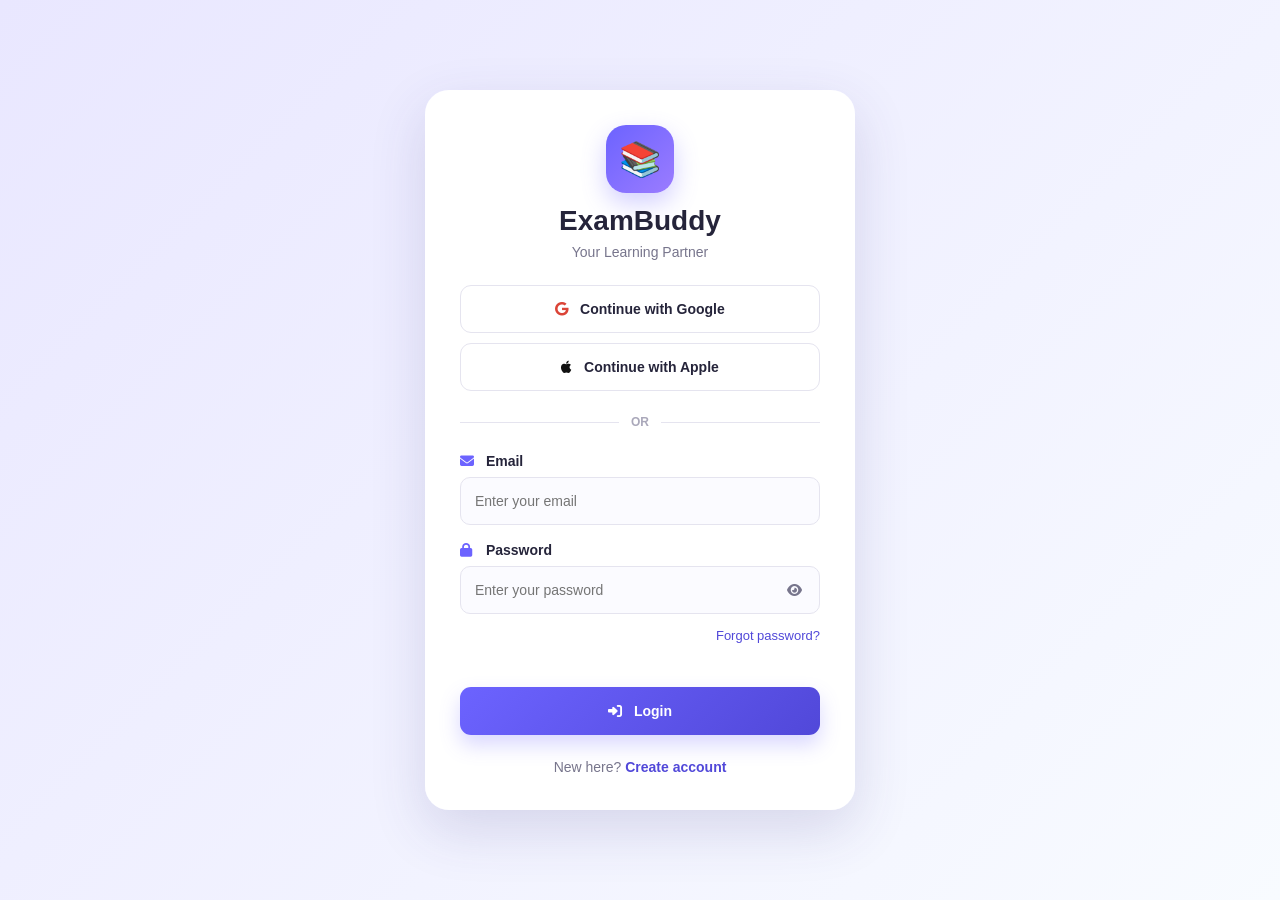
<file: login.html>
<!DOCTYPE html>
<html lang="en">
<head>
  <meta charset="UTF-8">
  <meta name="viewport" content="width=device-width, initial-scale=1.0">
  <title>Login | ExamBuddy</title>
  <link rel="stylesheet" href="login.css">
  <link rel="stylesheet" href="https://cdnjs.cloudflare.com/ajax/libs/font-awesome/6.5.2/css/all.min.css">
</head>
<body>
  <main class="login-container">
    <section class="logo-section">
      <div class="logo-icon">📚</div>
      <h1>ExamBuddy</h1>
      <p class="tagline">Your Learning Partner</p>
    </section>

    <div class="social-buttons">
      <button type="button" class="social-btn google-btn"><i class="fab fa-google"></i> Continue with Google</button>
      <button type="button" class="social-btn apple-btn"><i class="fab fa-apple"></i> Continue with Apple</button>
    </div>

    <div class="divider"><span>OR</span></div>

    <form id="loginForm" novalidate>
      <div class="input-group">
        <label for="email"><i class="fas fa-envelope"></i> Email</label>
        <input type="email" id="email" placeholder="Enter your email" autocomplete="email" required>
      </div>

      <div class="input-group">
        <label for="password"><i class="fas fa-lock"></i> Password</label>
        <div class="password-wrapper">
          <input type="password" id="password" placeholder="Enter your password" autocomplete="current-password" required>
          <button type="button" class="toggle-password" id="togglePassword" aria-label="Show password"><i class="fas fa-eye" id="eyeIcon"></i></button>
        </div>
      </div>

      <a href="forgot password.html" class="forgot-link" id="forgotPassword">Forgot password?</a>
      <p id="formMessage" class="form-message" role="alert"></p>

      <button type="submit" class="login-btn"><i class="fas fa-sign-in-alt"></i> Login</button>
    </form>

    <p class="register-link">New here? <a href="register.html">Create account</a></p>
  </main>

  <script src="login.js"></script>
</body>
</html>
</file>
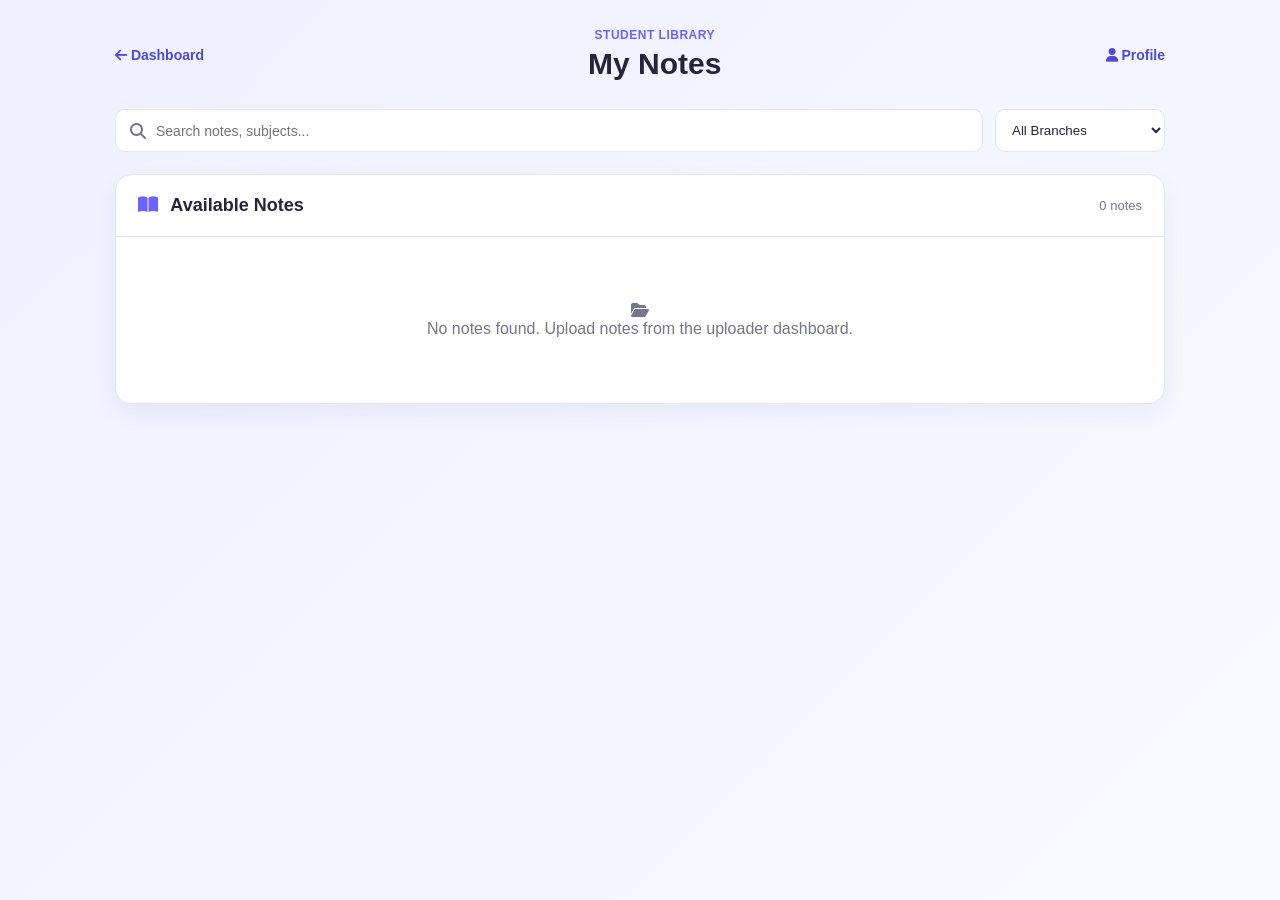
<file: notes.html>
<!DOCTYPE html>
<html lang="en">
<head>
  <meta charset="UTF-8">
  <meta name="viewport" content="width=device-width, initial-scale=1.0">
  <title>Notes | ExamBuddy</title>
  <link rel="stylesheet" href="notes.css">
  <link rel="stylesheet" href="https://cdnjs.cloudflare.com/ajax/libs/font-awesome/6.5.2/css/all.min.css">
</head>
<body>
  <main class="notes-page">
    <header class="page-header">
      <a href="student-dashboard.html" class="back-link"><i class="fas fa-arrow-left"></i> Dashboard</a>
      <div class="heading"><p class="eyebrow">Student Library</p><h1>My Notes</h1></div>
      <a href="user-profile.html" class="profile-link"><i class="fas fa-user"></i> Profile</a>
    </header>

    <section class="toolbar">
      <div class="search-box"><i class="fas fa-search"></i><input id="searchInput" type="search" placeholder="Search notes, subjects..." aria-label="Search notes"></div>
      <select id="branchFilter" aria-label="Filter notes by branch">
        <option value="all">All Branches</option>
        <option value="CSE">CSE</option>
        <option value="Civil">Civil</option>
        <option value="Electrical">Electrical</option>
        <option value="Electronics">Electronics</option>
        <option value="FPP">FPP</option>
      </select>
    </section>

    <section class="notes-card">
      <div class="card-header"><h2><i class="fas fa-book-open"></i> Available Notes</h2><span id="noteCount">0 notes</span></div>
      <div id="notesList" class="notes-list"></div>
    </section>
  </main>
  <script src="notes.js"></script>
</body>
</html>
</file>
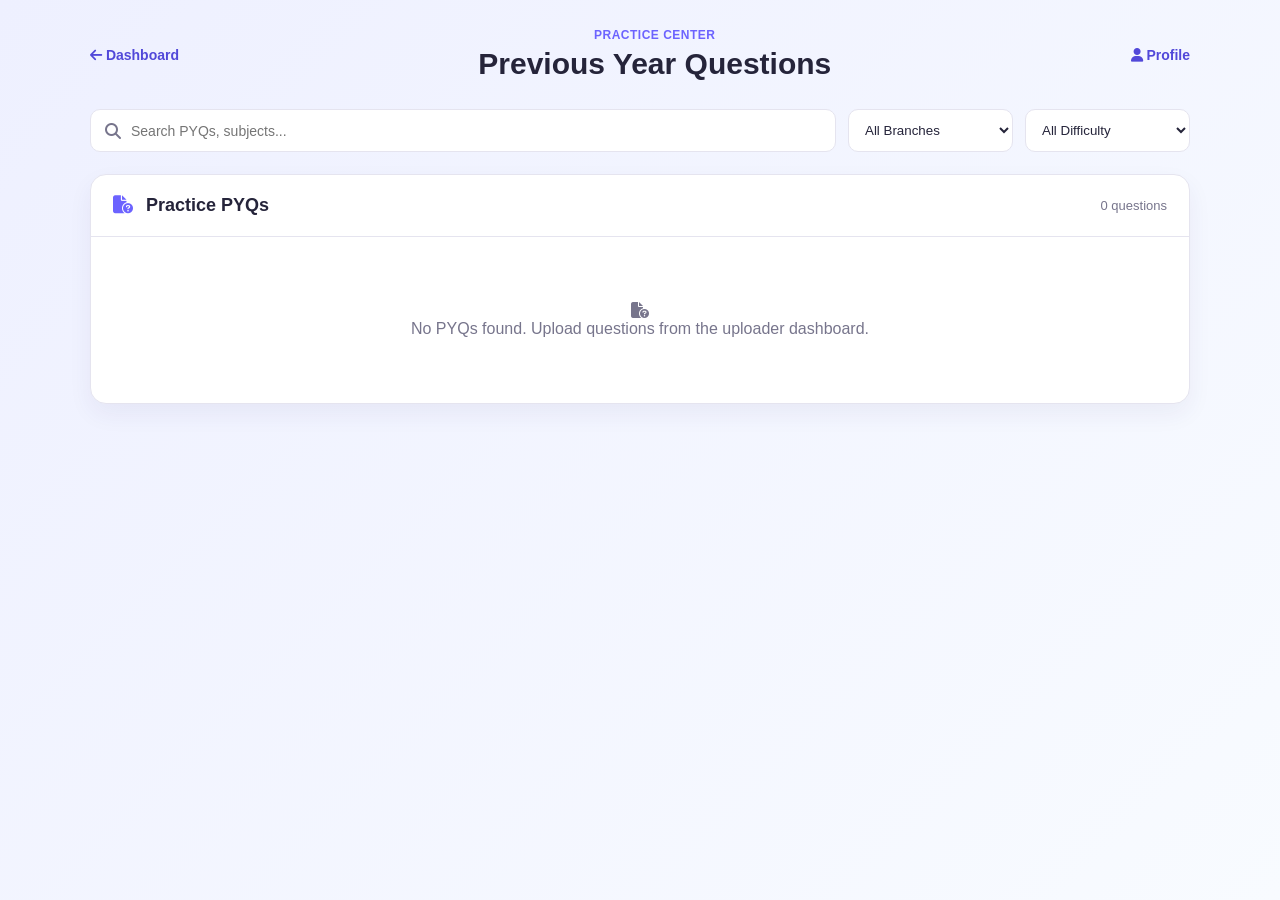
<file: pyq.html>
<!DOCTYPE html>
<html lang="en">

<head>
  <meta charset="UTF-8">
  <meta name="viewport" content="width=device-width, initial-scale=1.0">
  <title>PYQs | ExamBuddy</title>

  <link rel="stylesheet" href="pyq.css">

  <link
    rel="stylesheet"
    href="https://cdnjs.cloudflare.com/ajax/libs/font-awesome/6.5.2/css/all.min.css"
  >
</head>

<body>

  <main class="pyq-page">

    <header class="page-header">
      <a href="student-dashboard.html" class="back-link">
        <i class="fas fa-arrow-left"></i>
        Dashboard
      </a>

      <div class="heading">
        <p class="eyebrow">Practice Center</p>
        <h1>Previous Year Questions</h1>
      </div>

      <a href="user-profile.html" class="profile-link">
        <i class="fas fa-user"></i>
        Profile
      </a>
    </header>

    <section class="toolbar">

      <div class="search-box">
        <i class="fas fa-search"></i>

        <input
          id="searchInput"
          type="search"
          placeholder="Search PYQs, subjects..."
          aria-label="Search PYQs"
        >
      </div>

      <select id="branchFilter" aria-label="Filter PYQs by branch">
        <option value="all">All Branches</option>
        <option value="CSE">CSE</option>
        <option value="Civil">Civil</option>
        <option value="Electrical">Electrical</option>
        <option value="Electronics">Electronics</option>
        <option value="FPP">FPP</option>
      </select>

      <select id="difficultyFilter" aria-label="Filter PYQs by difficulty">
        <option value="all">All Difficulty</option>
        <option value="Easy">Easy</option>
        <option value="Normal">Normal</option>
        <option value="Hard">Hard</option>
      </select>

    </section>

    <section class="pyq-card">

      <div class="card-header">
        <h2>
          <i class="fas fa-file-circle-question"></i>
          Practice PYQs
        </h2>

        <span id="pyqCount">0 questions</span>
      </div>

      <div id="pyqList" class="pyq-list"></div>

    </section>

  </main>

  <script src="pyq.js"></script>

</body>

</html>
</file>
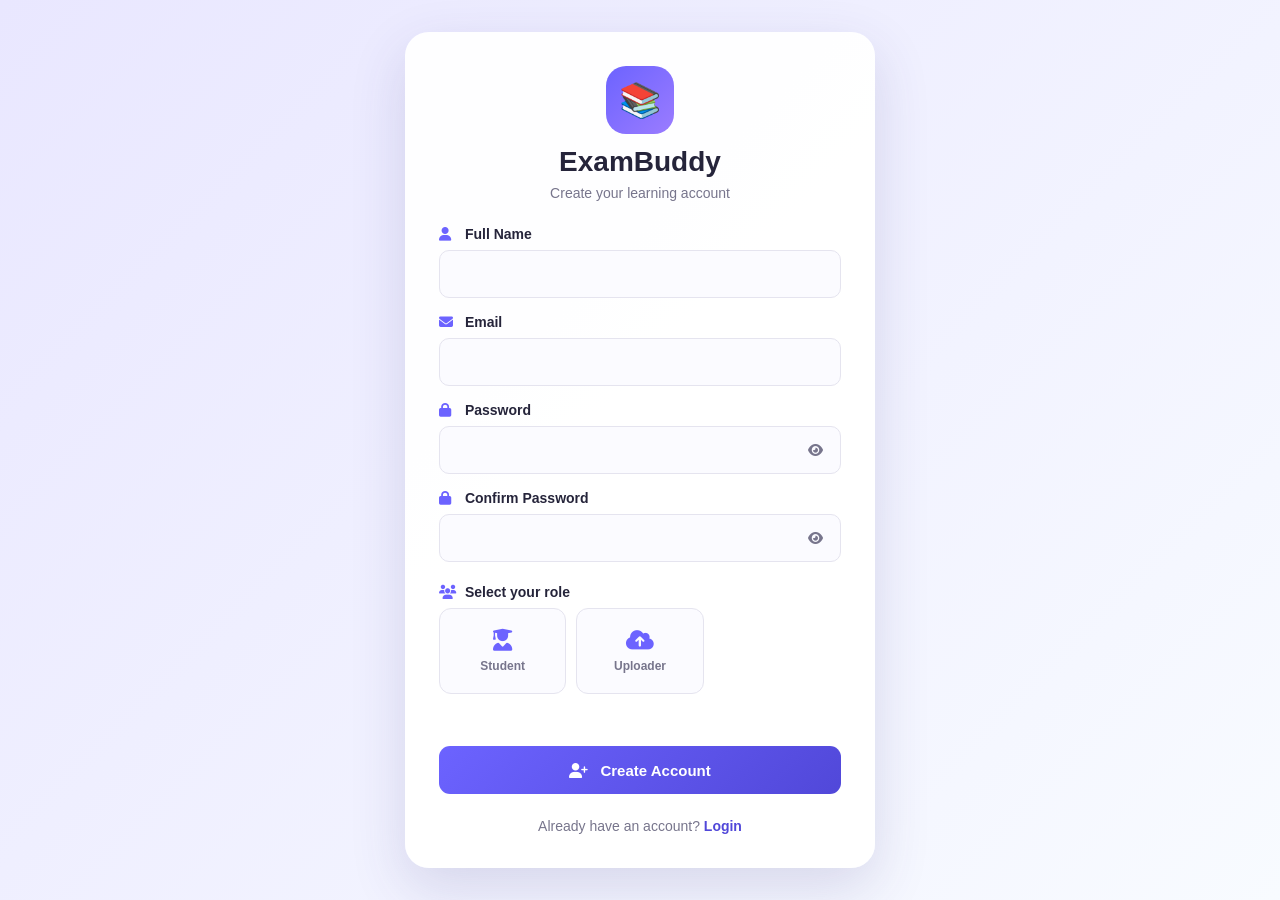
<file: register.html>
<!DOCTYPE html>
<html lang="en">
<head>
  <meta charset="UTF-8">
  <meta name="viewport" content="width=device-width, initial-scale=1.0">
  <title>Register | ExamBuddy</title>
  <link rel="stylesheet" href="register.css">
  <link rel="stylesheet" href="https://cdnjs.cloudflare.com/ajax/libs/font-awesome/6.5.2/css/all.min.css">
</head>
<body>
  <main class="register-container">
    <section class="logo-section">
      <div class="logo-icon">📚</div>
      <h1>ExamBuddy</h1>
      <p class="tagline">Create your learning account</p>
    </section>

    <form id="registerForm" novalidate>
      <div class="input-group">
        <label for="name"><i class="fas fa-user"></i> Full Name</label>
        <input type="text" id="name" required>
      </div>

      <div class="input-group">
        <label for="email"><i class="fas fa-envelope"></i> Email</label>
        <input type="email" id="email" required>
      </div>

      <div class="input-group">
        <label for="password"><i class="fas fa-lock"></i> Password</label>
        <div class="password-wrapper">
          <input type="password" id="password" minlength="6" required>
          <button type="button" class="toggle-password" data-target="password" aria-label="Show password">
            <i class="fas fa-eye"></i>
          </button>
        </div>
      </div>

      <div class="input-group">
        <label for="confirmPassword"><i class="fas fa-lock"></i> Confirm Password</label>
        <div class="password-wrapper">
          <input type="password" id="confirmPassword" minlength="6" required>
          <button type="button" class="toggle-password" data-target="confirmPassword" aria-label="Show password">
            <i class="fas fa-eye"></i>
          </button>
        </div>
      </div>

      <fieldset class="role-group">
        <legend><i class="fas fa-users"></i> Select your role</legend>

        <label class="role-option">
          <input type="radio" name="role" value="student" required>
          <span><i class="fas fa-user-graduate"></i> Student</span>
        </label>

        <label class="role-option">
          <input type="radio" name="role" value="uploader">
          <span><i class="fas fa-cloud-upload-alt"></i> Uploader</span>
        </label>
      </fieldset>

      <p id="formMessage" class="form-message" role="alert"></p>

      <button type="submit" class="register-btn">
        <i class="fas fa-user-plus"></i> Create Account
      </button>
    </form>

    <p class="login-link">
      Already have an account? <a href="login.html">Login</a>
    </p>
  </main>

  <script src="register.js"></script>
</body>
</html>
</file>
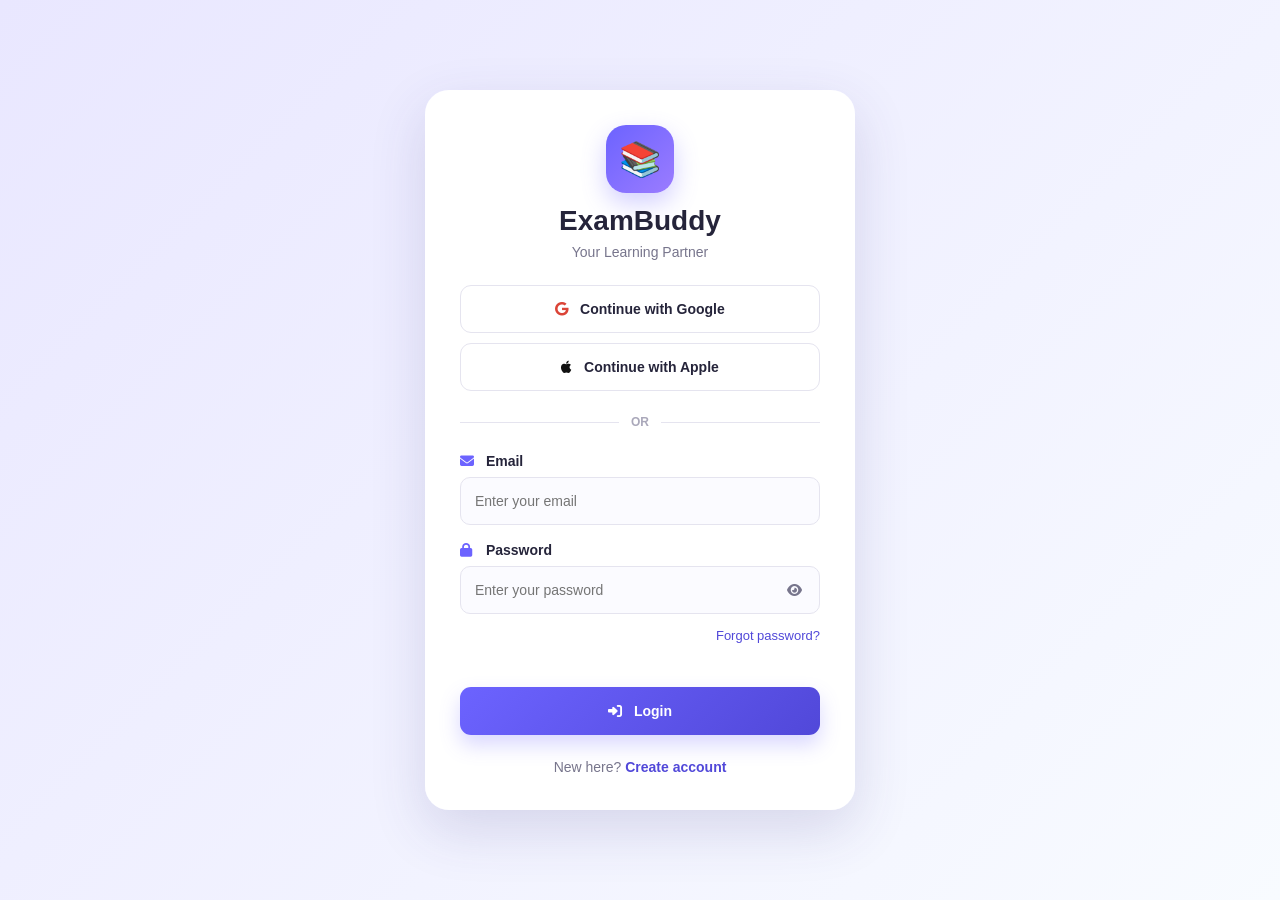
<file: student-dashboard.html>
<!DOCTYPE html>
<html lang="en">
<head>
  <meta charset="UTF-8">
  <meta name="viewport" content="width=device-width, initial-scale=1.0">
  <title>Student Dashboard | ExamBuddy</title>
  <link rel="stylesheet" href="student-dashboard.css">
  <link rel="stylesheet" href="https://cdnjs.cloudflare.com/ajax/libs/font-awesome/6.5.2/css/all.min.css">
</head>
<body>
  <aside class="sidebar">
    <div class="logo"><div class="logo-icon">🎓</div><span>ExamBuddy</span></div>
    <nav class="sidebar-nav">
      <a href="#" class="active"><i class="fas fa-home"></i><span>Dashboard</span></a>
      <a href="notes.html"><i class="fas fa-book"></i><span>My Notes</span></a>
      <a href="pyq.html"><i class="fas fa-file-alt"></i><span>PYQs</span></a>
      <a href="user-profile.html"><i class="fas fa-user"></i><span>Profile</span></a>
    </nav>
    <div class="sidebar-footer"><a href="#" class="logout-btn" id="logoutBtn"><i class="fas fa-sign-out-alt"></i><span>Logout</span></a></div>
  </aside>

  <div class="main-content">
    <header class="topbar">
      <div class="topbar-left"><h1><span class="username" id="welcomeName">Student</span><span class="branch-badge" id="userBranch">All Branches</span></h1></div>
      <div class="search-box"><i class="fas fa-search"></i><input id="searchInput" type="search" placeholder="Search notes, PYQs..." aria-label="Search notes and PYQs"></div>
      <div class="topbar-right"><div class="profile"><div class="avatar" id="avatar">S</div><span class="username" id="profileName">Student</span></div></div>
    </header>

    <main class="dashboard-content">
      <div class="branch-filter" aria-label="Filter by branch">
        <button class="branch-btn active" data-branch="all">All</button>
        <button class="branch-btn" data-branch="CSE">CSE</button>
        <button class="branch-btn" data-branch="Civil">Civil</button>
        <button class="branch-btn" data-branch="Electrical">Electrical</button>
        <button class="branch-btn" data-branch="Electronics">Electronics</button>
        <button class="branch-btn" data-branch="FPP">FPP</button>
      </div>

      <div class="quick-stats">
        <div class="stat-card"><div class="stat-icon">📚</div><div class="stat-info"><div class="stat-label">Total Notes</div><div class="stat-value" id="totalNotes">0</div></div></div>
        <div class="stat-card"><div class="stat-icon">📝</div><div class="stat-info"><div class="stat-label">PYQs Available</div><div class="stat-value" id="totalPYQs">0</div></div></div>
        <div class="stat-card"><div class="stat-icon">✅</div><div class="stat-info"><div class="stat-label">Completed</div><div class="stat-value" id="completed">0</div></div></div>
        <div class="stat-card"><div class="stat-icon">⏱️</div><div class="stat-info"><div class="stat-label">Study Time</div><div class="stat-value" id="studyTime">0h</div></div></div>
      </div>

      <div class="main-grid">
        <section class="card notes-card"><div class="card-header"><h3><i class="fas fa-sticky-note"></i> Latest Notes</h3><a href="notes.html" class="view-all">View All</a></div><div class="card-body"><ul class="notes-list" id="notesList"></ul></div></section>
        <section class="card pyqs-card"><div class="card-header"><h3><i class="fas fa-book-open"></i> Practice PYQs</h3><a href="pyq.html" class="view-all">View All</a></div><div class="card-body"><ul class="pyq-list" id="pyqList"></ul></div></section>
      </div>

      <section class="card progress-card"><div class="card-header"><h3><i class="fas fa-chart-line"></i> Your Learning Progress</h3></div><div class="card-body"><div class="progress-section"><div class="progress-item"><div class="progress-label"><span>Overall Progress</span><span class="progress-percent">0%</span></div><div class="progress-bar"><div class="progress-fill"></div></div></div><div class="progress-stats"><div class="progress-stat"><div class="progress-stat-icon">📚</div><div class="progress-stat-info"><div class="progress-stat-label">Notes Studied</div><div class="progress-stat-value" id="notesStudied">0</div></div></div><div class="progress-stat"><div class="progress-stat-icon">📝</div><div class="progress-stat-info"><div class="progress-stat-label">PYQs Solved</div><div class="progress-stat-value" id="pyqsSolved">0</div></div></div><div class="progress-stat"><div class="progress-stat-icon">⏱️</div><div class="progress-stat-info"><div class="progress-stat-label">Study Hours</div><div class="progress-stat-value" id="totalHours">0</div></div></div><div class="progress-stat"><div class="progress-stat-icon">🎯</div><div class="progress-stat-info"><div class="progress-stat-label">Accuracy</div><div class="progress-stat-value" id="accuracy">0%</div></div></div></div></div></div></section>
    </main>
  </div>

  <script src="student-dashboard.js"></script>
  <script src="logout.js"></script>
</body>
</html>
</file>
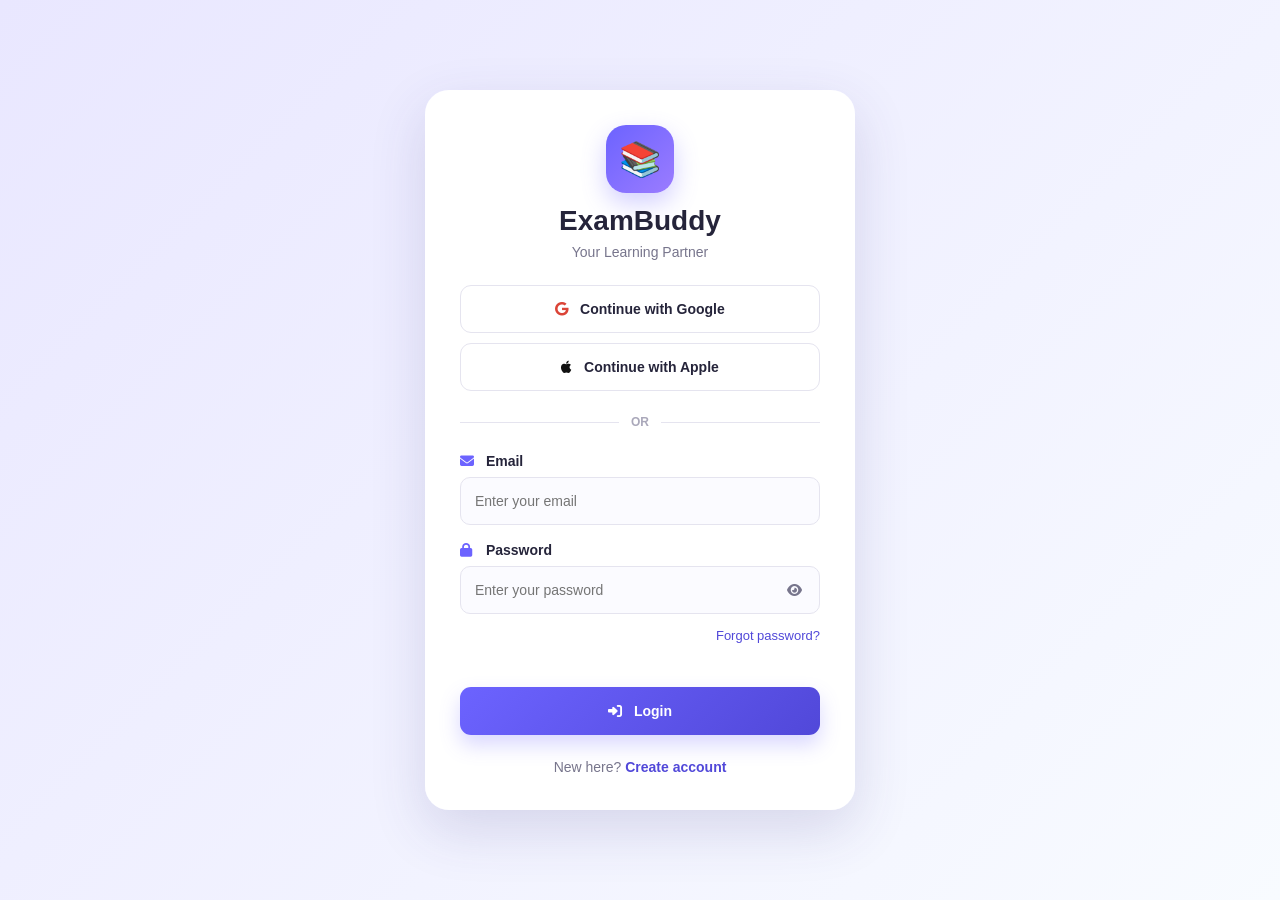
<file: uploader-dashboard.html>
<!DOCTYPE html>
<html lang="en">
<head>
  <meta charset="UTF-8">
  <meta name="viewport" content="width=device-width, initial-scale=1.0">
  <title>Uploader Dashboard | ExamBuddy</title>
  <link rel="stylesheet" href="uploader-dashboard.css">
  <link rel="stylesheet" href="https://cdnjs.cloudflare.com/ajax/libs/font-awesome/6.5.2/css/all.min.css">
</head>
<body>
  <aside class="sidebar">
    <div class="logo"><div class="logo-icon">📤</div><span>ExamBuddy</span></div>
    <nav class="sidebar-nav">
      <a href="#" class="active"><i class="fas fa-home"></i><span>Dashboard</span></a>
      <a href="#upload"><i class="fas fa-cloud-upload-alt"></i><span>Upload Material</span></a>
      <a href="#materials"><i class="fas fa-folder-open"></i><span>My Materials</span></a>
      <a href="uploder-profile.html"><i class="fas fa-user"></i><span>Profile</span></a>
    </nav>
    <div class="sidebar-footer"><a href="#" class="logout-btn" id="logoutBtn"><i class="fas fa-sign-out-alt"></i><span>Logout</span></a></div>
  </aside>

  <div class="main-content">
    <header class="topbar">
      <div><p class="eyebrow">Uploader Dashboard</p><h1>Welcome, <span id="userName">Uploader</span>!</h1></div>
      <div class="profile"><div class="avatar" id="avatar">U</div><span id="profileName">Uploader</span></div>
    </header>

    <main class="dashboard-content">
      <section class="hero-card">
        <div><p class="eyebrow light">Share knowledge with students</p><h2>Upload helpful study materials</h2><p>Add notes and previous-year questions for your selected branch and subject.</p><a href="#upload" class="primary-btn">Start Upload <i class="fas fa-arrow-down"></i></a></div>
        <div class="hero-icon"><i class="fas fa-file-arrow-up"></i></div>
      </section>

      <section class="stats-grid">
        <article class="stat-card"><div class="stat-icon">📚</div><div><span>Total Notes</span><strong id="totalNotes">0</strong></div></article>
        <article class="stat-card"><div class="stat-icon">📝</div><div><span>Total PYQs</span><strong id="totalPYQs">0</strong></div></article>
        <article class="stat-card"><div class="stat-icon">✅</div><div><span>Published Items</span><strong id="publishedItems">0</strong></div></article>
        <article class="stat-card"><div class="stat-icon">👥</div><div><span>Students Reached</span><strong id="studentsReached">0</strong></div></article>
      </section>

      <section class="content-grid">
        <div class="panel upload-panel" id="upload">
          <div class="panel-heading"><h2><i class="fas fa-cloud-upload-alt"></i> Upload Material</h2></div>
          <form id="uploadForm">
            <label for="materialType">Material Type</label>
            <select id="materialType" required><option value="note">Note</option><option value="pyq">PYQ</option></select>

            <label for="title">Title</label>
            <input id="title" type="text" placeholder="e.g. HTML Unit 1 Notes" required>

            <label for="branch">Branch</label>
            <select id="branch" required><option value="CSE">CSE</option><option value="Civil">Civil</option><option value="Electrical">Electrical</option><option value="Electronics">Electronics</option><option value="FPP">FPP</option></select>

            <label for="subject">Subject</label>
            <input id="subject" type="text" placeholder="e.g. Web Development" required>

            <label for="difficulty">Difficulty</label>
            <select id="difficulty"><option>Easy</option><option selected>Normal</option><option>Hard</option></select>

            <label for="description">Description</label>
            <textarea id="description" rows="3" placeholder="Write a short description"></textarea>

            <label for="file">Choose File <span class="optional">(demo only)</span></label>
            <input id="file" type="file" accept=".pdf,.doc,.docx,.ppt,.pptx,.txt">

            <button class="primary-btn submit-btn" type="submit"><i class="fas fa-upload"></i> Publish Material</button>
            <p id="uploadMessage" class="message" role="alert"></p>
          </form>
        </div>

        <div class="panel" id="materials">
          <div class="panel-heading"><h2><i class="fas fa-folder-open"></i> Recent Materials</h2><button class="clear-btn" id="clearMaterials" type="button">Clear all</button></div>
          <div id="materialsList" class="materials-list"></div>
        </div>
      </section>
    </main>
  </div>

  <script src="uploader-dashboard.js"></script>
  <script src="logout.js"></script>
</body>
</html>
</file>
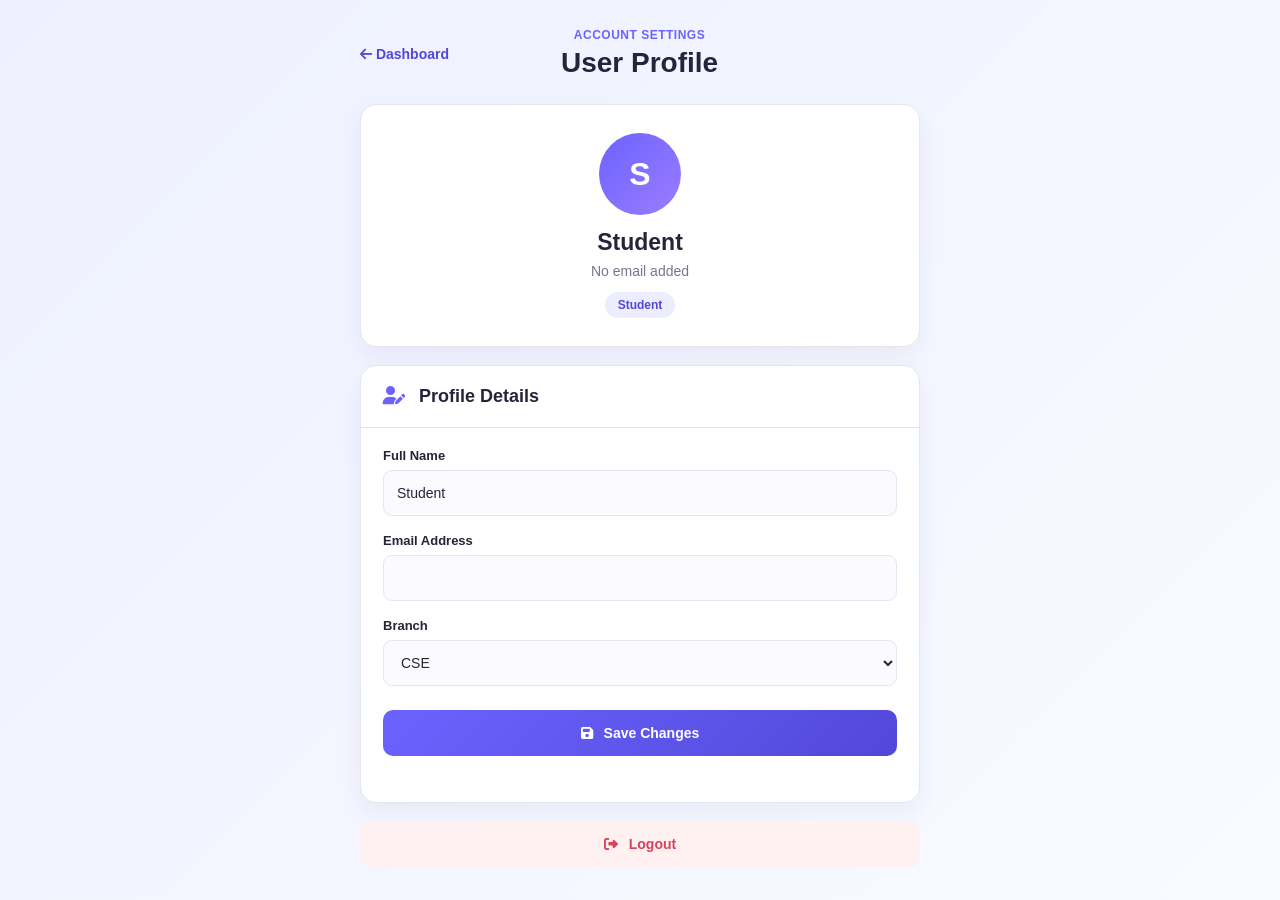
<file: uploder-profile.html>
<!DOCTYPE html>
<html lang="en">

<head>
  <meta charset="UTF-8">
  <meta name="viewport" content="width=device-width, initial-scale=1.0">
  <title>Profile | ExamBuddy</title>
  <link rel="stylesheet" href="user-profile.css">
  <link rel="stylesheet" href="https://cdnjs.cloudflare.com/ajax/libs/font-awesome/6.5.2/css/all.min.css">
</head>

<body>
  <main class="profile-page">
    <header class="page-header">
      <a href="student-dashboard.html" class="back-link" id="backLink">
        <i class="fas fa-arrow-left"></i> Dashboard
      </a>

      <div class="heading">
        <p class="eyebrow">Account Settings</p>
        <h1>User Profile</h1>
      </div>

      <span class="header-space"></span>
    </header>

    <section class="profile-card">
      <div class="avatar" id="avatar">U</div>
      <h2 id="profileName">User</h2>
      <p id="profileEmail" class="profile-email">user@example.com</p>
      <span id="profileRole" class="role-badge">Uploader</span>
    </section>

    <section class="details-card">
      <div class="card-heading">
        <h2><i class="fas fa-user-pen"></i> Profile Details</h2>
      </div>

      <form id="profileForm">
        <div class="input-group">
          <label for="name">Full Name</label>
          <input type="text" id="name" required>
        </div>

        <div class="input-group">
          <label for="email">Email Address</label>
          <input type="email" id="email" required>
        </div>

        <div class="input-group">
          <label for="branch">Branch</label>
          <select id="branch">
            <option value="CSE">CSE</option>
            <option value="Civil">Civil</option>
            <option value="Electrical">Electrical</option>
            <option value="Electronics">Electronics</option>
            <option value="FPP">FPP</option>
          </select>
        </div>

        <button type="submit" class="save-btn">
          <i class="fas fa-save"></i> Save Changes
        </button>

        <p id="message" class="message" role="alert"></p>
      </form>
    </section>

    <button type="button" id="logoutBtn" class="logout-btn">
      <i class="fas fa-sign-out-alt"></i> Logout
    </button>
  </main>

  <script src="user-profile.js"></script>
</body>

</html>
</file>
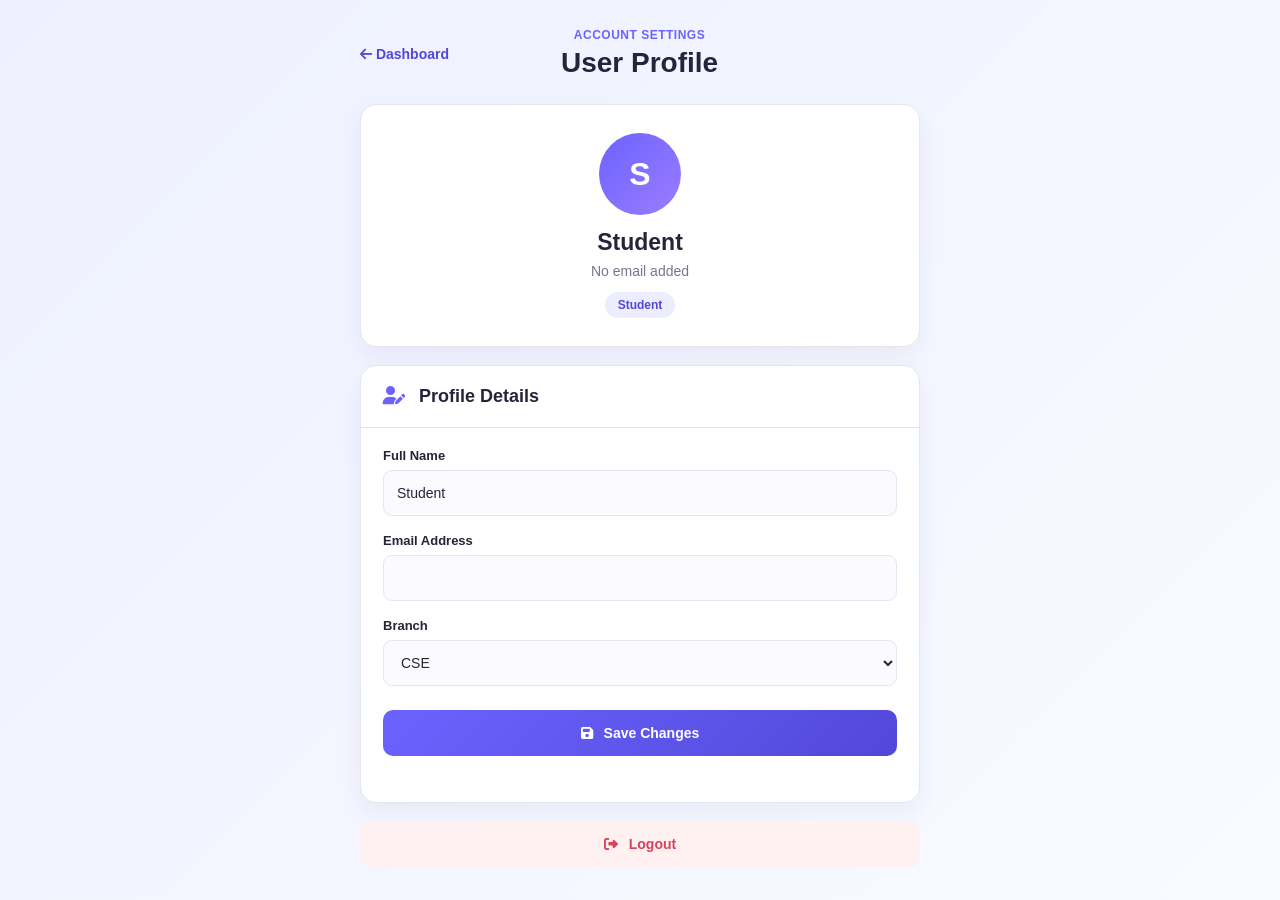
<file: user-profile.html>
<!DOCTYPE html>
<html lang="en">

<head>
  <meta charset="UTF-8">
  <meta name="viewport" content="width=device-width, initial-scale=1.0">
  <title>User Profile | ExamBuddy</title>

  <link rel="stylesheet" href="user-profile.css">

  <link
    rel="stylesheet"
    href="https://cdnjs.cloudflare.com/ajax/libs/font-awesome/6.5.2/css/all.min.css"
  >
</head>

<body>

  <main class="profile-page">

    <header class="page-header">
      <a href="student-dashboard.html" class="back-link" id="backLink">
        <i class="fas fa-arrow-left"></i>
        Dashboard
      </a>

      <div class="heading">
        <p class="eyebrow">Account Settings</p>
        <h1>User Profile</h1>
      </div>

      <span class="header-space"></span>
    </header>

    <section class="profile-card">
      <div class="avatar" id="avatar">S</div>
      <h2 id="profileName">Student</h2>
      <p id="profileEmail" class="profile-email">student@example.com</p>
      <span id="profileRole" class="role-badge">Student</span>
    </section>

    <section class="details-card">
      <div class="card-heading">
        <h2>
          <i class="fas fa-user-pen"></i>
          Profile Details
        </h2>
      </div>

      <form id="profileForm">
        <div class="input-group">
          <label for="name">Full Name</label>
          <input type="text" id="name" required>
        </div>

        <div class="input-group">
          <label for="email">Email Address</label>
          <input type="email" id="email" required>
        </div>

        <div class="input-group">
          <label for="branch">Branch</label>
          <select id="branch">
            <option value="CSE">CSE</option>
            <option value="Civil">Civil</option>
            <option value="Electrical">Electrical</option>
            <option value="Electronics">Electronics</option>
            <option value="FPP">FPP</option>
          </select>
        </div>

        <button type="submit" class="save-btn">
          <i class="fas fa-save"></i>
          Save Changes
        </button>

        <p id="message" class="message" role="alert"></p>
      </form>
    </section>

    <button type="button" id="logoutBtn" class="logout-btn">
      <i class="fas fa-sign-out-alt"></i>
      Logout
    </button>

  </main>

  <script src="user-profile.js"></script>

</body>

</html>
</file>
<file: login.css>
* {
  box-sizing: border-box;
  margin: 0;
  padding: 0;
}

:root {
  --primary: #6c63ff;
  --primary-dark: #5148d9;
  --text: #25243a;
  --muted: #77758c;
  --border: #e5e4ef;
  --white: #ffffff;
}

body {
  min-height: 100vh;
  display: flex;
  align-items: center;
  justify-content: center;
  padding: 24px;
  color: var(--text);
  font-family: Arial, Helvetica, sans-serif;
  background: linear-gradient(135deg, #e9e7ff, #f8fbff);
}

.login-container {
  width: min(100%, 430px);
  padding: 34px;
  border: 1px solid rgba(255, 255, 255, 0.8);
  border-radius: 24px;
  background: rgba(255, 255, 255, 0.97);
  box-shadow: 0 20px 55px rgba(62, 55, 130, 0.16);
}

.logo-section {
  margin-bottom: 25px;
  text-align: center;
}

.logo-icon {
  width: 68px;
  height: 68px;
  display: grid;
  place-items: center;
  margin: 0 auto 12px;
  border-radius: 20px;
  font-size: 34px;
  background: linear-gradient(135deg, var(--primary), #9b7cff);
  box-shadow: 0 10px 24px rgba(108, 99, 255, 0.3);
}

.logo-section h1 {
  font-size: 28px;
}

.tagline {
  margin-top: 7px;
  color: var(--muted);
  font-size: 14px;
}

.social-buttons {
  display: grid;
  gap: 10px;
}

.social-btn,
.login-btn {
  width: 100%;
  min-height: 48px;
  border: 0;
  border-radius: 11px;
  font-size: 14px;
  font-weight: 700;
  cursor: pointer;
  transition: 0.2s ease;
}

.social-btn {
  border: 1px solid var(--border);
  color: var(--text);
  background: var(--white);
}

.social-btn:hover,
.login-btn:hover {
  transform: translateY(-2px);
}

.google-btn i {
  margin-right: 8px;
  color: #db4437;
}

.apple-btn i {
  margin-right: 8px;
  color: #111111;
}

.divider {
  display: flex;
  align-items: center;
  gap: 12px;
  margin: 24px 0;
  color: #aaa8ba;
  font-size: 12px;
  font-weight: 700;
}

.divider::before,
.divider::after {
  content: "";
  height: 1px;
  flex: 1;
  background: var(--border);
}

.input-group {
  margin-bottom: 17px;
}

.input-group label {
  display: block;
  margin-bottom: 8px;
  font-size: 14px;
  font-weight: 700;
}

.input-group label i {
  width: 18px;
  margin-right: 4px;
  color: var(--primary);
}

.input-group input {
  width: 100%;
  height: 48px;
  padding: 0 14px;
  border: 1px solid var(--border);
  border-radius: 10px;
  outline: none;
  color: var(--text);
  font-size: 14px;
  background: #fbfbff;
}

.input-group input:focus {
  border-color: var(--primary);
  box-shadow: 0 0 0 4px rgba(108, 99, 255, 0.12);
}

.password-wrapper {
  position: relative;
}

.password-wrapper input {
  padding-right: 50px;
}

.toggle-password {
  position: absolute;
  top: 50%;
  right: 7px;
  width: 38px;
  height: 38px;
  border: 0;
  border-radius: 8px;
  color: var(--muted);
  background: transparent;
  cursor: pointer;
  transform: translateY(-50%);
}

.toggle-password:hover {
  color: var(--primary);
  background: #eeedff;
}

.forgot-link {
  display: block;
  margin: -3px 0 16px;
  color: var(--primary-dark);
  font-size: 13px;
  text-align: right;
  text-decoration: none;
}

.forgot-link:hover,
.register-link a:hover {
  text-decoration: underline;
}

.form-message {
  min-height: 18px;
  margin-bottom: 10px;
  font-size: 13px;
  text-align: center;
}

.form-message.error { color: #d8425a; }
.form-message.success { color: #16895b; }

.login-btn {
  color: var(--white);
  background: linear-gradient(135deg, var(--primary), var(--primary-dark));
  box-shadow: 0 10px 20px rgba(108, 99, 255, 0.25);
}

.login-btn i {
  margin-right: 8px;
}

.register-link {
  margin-top: 24px;
  color: var(--muted);
  font-size: 14px;
  text-align: center;
}

.register-link a {
  color: var(--primary-dark);
  font-weight: 700;
  text-decoration: none;
}

@media (max-width: 480px) {
  body { padding: 14px; }
  .login-container { padding: 26px 20px; border-radius: 18px; }
}
</file>
<file: notes.css>
* {
  box-sizing: border-box;
  margin: 0;
  padding: 0;
}

:root {
  --primary: #6c63ff;
  --primary-dark: #5148d9;
  --text: #25243a;
  --muted: #77758c;
  --border: #e5e4ef;
  --background: #f5f6ff;
  --white: #ffffff;
}

body {
  min-height: 100vh;
  padding: 28px 20px;
  color: var(--text);
  font-family: Arial, Helvetica, sans-serif;
  background: linear-gradient(135deg, #eef0ff, #f8fbff);
}

.notes-page {
  width: min(100%, 1050px);
  margin: 0 auto;
}

.page-header {
  display: flex;
  align-items: center;
  justify-content: space-between;
  gap: 20px;
  margin-bottom: 28px;
}

.heading {
  text-align: center;
}

.eyebrow {
  margin-bottom: 5px;
  color: var(--primary);
  font-size: 12px;
  font-weight: 700;
  letter-spacing: 0.5px;
  text-transform: uppercase;
}

.heading h1 {
  font-size: 30px;
}

.back-link,
.profile-link {
  color: var(--primary-dark);
  font-size: 14px;
  font-weight: 700;
  text-decoration: none;
}

.back-link:hover,
.profile-link:hover {
  text-decoration: underline;
}

.toolbar {
  display: flex;
  gap: 12px;
  margin-bottom: 22px;
}

.search-box {
  flex: 1;
  display: flex;
  align-items: center;
  gap: 10px;
  padding: 12px 14px;
  border: 1px solid var(--border);
  border-radius: 10px;
  color: var(--muted);
  background: var(--white);
}

.search-box input {
  width: 100%;
  border: 0;
  outline: 0;
  color: var(--text);
  font-size: 14px;
  background: transparent;
}

.toolbar select {
  min-width: 170px;
  padding: 12px;
  border: 1px solid var(--border);
  border-radius: 10px;
  outline: 0;
  color: var(--text);
  background: var(--white);
}

.notes-card {
  border: 1px solid var(--border);
  border-radius: 16px;
  background: var(--white);
  box-shadow: 0 10px 25px rgba(44, 42, 95, 0.06);
}

.card-header {
  display: flex;
  align-items: center;
  justify-content: space-between;
  gap: 15px;
  padding: 20px 22px;
  border-bottom: 1px solid var(--border);
}

.card-header h2 {
  font-size: 18px;
}

.card-header h2 i {
  margin-right: 8px;
  color: var(--primary);
}

.card-header span {
  color: var(--muted);
  font-size: 13px;
}

.notes-list {
  display: grid;
  grid-template-columns: repeat(auto-fit, minmax(280px, 1fr));
  gap: 15px;
  padding: 20px 22px;
}

.note-item {
  display: flex;
  align-items: center;
  gap: 12px;
  padding: 16px;
  border: 1px solid var(--border);
  border-radius: 12px;
  background: #fbfbff;
  transition: 0.2s ease;
}

.note-item:hover {
  border-color: var(--primary);
  box-shadow: 0 7px 16px rgba(108, 99, 255, 0.1);
  transform: translateY(-2px);
}

.note-icon {
  width: 42px;
  height: 42px;
  display: grid;
  place-items: center;
  flex-shrink: 0;
  border-radius: 10px;
  color: #d8425a;
  background: #fff0f0;
}

.note-info {
  min-width: 0;
  flex: 1;
}

.note-title {
  overflow: hidden;
  color: var(--text);
  font-size: 14px;
  font-weight: 700;
  text-overflow: ellipsis;
  white-space: nowrap;
}

.note-meta {
  margin-top: 6px;
  overflow: hidden;
  color: var(--muted);
  font-size: 11px;
  text-overflow: ellipsis;
  white-space: nowrap;
}

.view-btn {
  padding: 8px 11px;
  border: 0;
  border-radius: 8px;
  color: var(--primary-dark);
  background: #eeedff;
  font-size: 11px;
  font-weight: 700;
  cursor: pointer;
}

.view-btn:hover {
  color: var(--white);
  background: var(--primary);
}

.empty-state {
  grid-column: 1 / -1;
  padding: 45px 15px;
  color: var(--muted);
  text-align: center;
}

@media (max-width: 600px) {
  body {
    padding: 18px 14px;
  }

  .page-header {
    align-items: flex-start;
  }

  .heading h1 {
    font-size: 23px;
  }

  .back-link,
  .profile-link {
    font-size: 0;
  }

  .back-link i,
  .profile-link i {
    font-size: 16px;
  }

  .toolbar {
    flex-direction: column;
  }

  .toolbar select {
    width: 100%;
  }

  .notes-list {
    grid-template-columns: 1fr;
    padding: 15px;
  }
}
</file>
<file: pyq.css>
* {
  box-sizing: border-box;
  margin: 0;
  padding: 0;
}

:root {
  --primary: #6c63ff;
  --primary-dark: #5148d9;
  --text: #25243a;
  --muted: #77758c;
  --border: #e5e4ef;
  --background: #f5f6ff;
  --white: #ffffff;
}

body {
  min-height: 100vh;
  padding: 28px 20px;
  color: var(--text);
  font-family: Arial, Helvetica, sans-serif;
  background: linear-gradient(135deg, #eef0ff, #f8fbff);
}

.pyq-page {
  width: min(100%, 1100px);
  margin: 0 auto;
}

.page-header {
  display: flex;
  align-items: center;
  justify-content: space-between;
  gap: 20px;
  margin-bottom: 28px;
}

.heading {
  text-align: center;
}

.eyebrow {
  margin-bottom: 5px;
  color: var(--primary);
  font-size: 12px;
  font-weight: 700;
  letter-spacing: 0.5px;
  text-transform: uppercase;
}

.heading h1 {
  font-size: 30px;
}

.back-link,
.profile-link {
  color: var(--primary-dark);
  font-size: 14px;
  font-weight: 700;
  text-decoration: none;
}

.back-link:hover,
.profile-link:hover {
  text-decoration: underline;
}

.toolbar {
  display: flex;
  gap: 12px;
  margin-bottom: 22px;
}

.search-box {
  flex: 1;
  display: flex;
  align-items: center;
  gap: 10px;
  padding: 12px 14px;
  border: 1px solid var(--border);
  border-radius: 10px;
  color: var(--muted);
  background: var(--white);
}

.search-box input {
  width: 100%;
  border: 0;
  outline: 0;
  color: var(--text);
  font-size: 14px;
  background: transparent;
}

.toolbar select {
  min-width: 165px;
  padding: 12px;
  border: 1px solid var(--border);
  border-radius: 10px;
  outline: 0;
  color: var(--text);
  background: var(--white);
}

.pyq-card {
  border: 1px solid var(--border);
  border-radius: 16px;
  background: var(--white);
  box-shadow: 0 10px 25px rgba(44, 42, 95, 0.06);
}

.card-header {
  display: flex;
  align-items: center;
  justify-content: space-between;
  gap: 15px;
  padding: 20px 22px;
  border-bottom: 1px solid var(--border);
}

.card-header h2 {
  font-size: 18px;
}

.card-header h2 i {
  margin-right: 8px;
  color: var(--primary);
}

.card-header span {
  color: var(--muted);
  font-size: 13px;
}

.pyq-list {
  display: grid;
  grid-template-columns: repeat(auto-fit, minmax(280px, 1fr));
  gap: 15px;
  padding: 20px 22px;
}

.pyq-item {
  display: flex;
  align-items: center;
  gap: 12px;
  padding: 16px;
  border: 1px solid var(--border);
  border-radius: 12px;
  background: #fbfbff;
  transition: 0.2s ease;
}

.pyq-item:hover {
  border-color: var(--primary);
  box-shadow: 0 7px 16px rgba(108, 99, 255, 0.1);
  transform: translateY(-2px);
}

.pyq-icon {
  width: 42px;
  height: 42px;
  display: grid;
  place-items: center;
  flex-shrink: 0;
  border-radius: 10px;
  color: var(--primary);
  background: #eeedff;
}

.pyq-info {
  min-width: 0;
  flex: 1;
}

.pyq-title {
  overflow: hidden;
  color: var(--text);
  font-size: 14px;
  font-weight: 700;
  text-overflow: ellipsis;
  white-space: nowrap;
}

.pyq-meta {
  margin-top: 6px;
  overflow: hidden;
  color: var(--muted);
  font-size: 11px;
  text-overflow: ellipsis;
  white-space: nowrap;
}

.start-btn {
  padding: 8px 11px;
  border: 0;
  border-radius: 8px;
  color: #16895b;
  background: #e8fff3;
  font-size: 11px;
  font-weight: 700;
  cursor: pointer;
}

.start-btn:hover {
  color: var(--white);
  background: #16895b;
}

.empty-state {
  grid-column: 1 / -1;
  padding: 45px 15px;
  color: var(--muted);
  text-align: center;
}

@media (max-width: 650px) {
  body {
    padding: 18px 14px;
  }

  .page-header {
    align-items: flex-start;
  }

  .heading h1 {
    font-size: 22px;
  }

  .back-link,
  .profile-link {
    font-size: 0;
  }

  .back-link i,
  .profile-link i {
    font-size: 16px;
  }

  .toolbar {
    flex-direction: column;
  }

  .toolbar select {
    width: 100%;
  }

  .pyq-list {
    grid-template-columns: 1fr;
    padding: 15px;
  }
}
</file>
<file: register.css>
* {
  box-sizing: border-box;
  margin: 0;
  padding: 0;
}

:root {
  --primary: #6c63ff;
  --primary-dark: #5148d9;
  --text: #25243a;
  --muted: #77758c;
  --border: #e5e4ef;
  --white: #ffffff;
}

body {
  min-height: 100vh;
  display: flex;
  align-items: center;
  justify-content: center;
  padding: 24px;
  color: var(--text);
  font-family: Arial, Helvetica, sans-serif;
  background: linear-gradient(135deg, #e9e7ff, #f8fbff);
}

.register-container {
  width: min(100%, 470px);
  padding: 34px;
  border-radius: 24px;
  background: rgba(255, 255, 255, 0.97);
  box-shadow: 0 20px 55px rgba(62, 55, 130, 0.16);
}

.logo-section {
  margin-bottom: 25px;
  text-align: center;
}

.logo-icon {
  width: 68px;
  height: 68px;
  display: grid;
  place-items: center;
  margin: 0 auto 12px;
  border-radius: 20px;
  font-size: 34px;
  background: linear-gradient(135deg, var(--primary), #9b7cff);
}

.logo-section h1 {
  font-size: 28px;
}

.tagline {
  margin-top: 7px;
  color: var(--muted);
  font-size: 14px;
}

.input-group {
  margin-bottom: 16px;
}

.input-group label,
.role-group legend {
  display: block;
  margin-bottom: 8px;
  font-size: 14px;
  font-weight: 700;
}

.input-group label i,
.role-group legend i {
  width: 18px;
  margin-right: 4px;
  color: var(--primary);
}

.input-group input {
  width: 100%;
  height: 48px;
  padding: 0 14px;
  border: 1px solid var(--border);
  border-radius: 10px;
  outline: none;
  color: var(--text);
  background: #fbfbff;
}

.input-group input:focus {
  border-color: var(--primary);
  box-shadow: 0 0 0 4px rgba(108, 99, 255, 0.12);
}

.password-wrapper {
  position: relative;
}

.password-wrapper input {
  padding-right: 50px;
}

.toggle-password {
  position: absolute;
  top: 50%;
  right: 7px;
  width: 38px;
  height: 38px;
  border: 0;
  border-radius: 8px;
  color: var(--muted);
  background: transparent;
  cursor: pointer;
  transform: translateY(-50%);
}

.toggle-password:hover {
  color: var(--primary);
  background: #eeedff;
}

.role-group {
  display: grid;
  grid-template-columns: repeat(3, 1fr);
  gap: 10px;
  margin: 22px 0;
  border: 0;
}

.role-group legend {
  grid-column: 1 / -1;
}

.role-option {
  position: relative;
  cursor: pointer;
}

.role-option input {
  position: absolute;
  opacity: 0;
}

.role-option span {
  min-height: 86px;
  display: flex;
  flex-direction: column;
  align-items: center;
  justify-content: center;
  gap: 8px;
  padding: 10px 6px;
  border: 1px solid var(--border);
  border-radius: 12px;
  color: var(--muted);
  font-size: 12px;
  font-weight: 700;
  text-align: center;
  background: #fbfbff;
  transition: 0.2s ease;
}

.role-option span i {
  color: var(--primary);
  font-size: 22px;
}

.role-option:hover span,
.role-option input:checked + span {
  border-color: var(--primary);
  color: var(--primary-dark);
  background: #eeedff;
  transform: translateY(-2px);
}

.form-message {
  min-height: 18px;
  margin: 4px 0 12px;
  font-size: 13px;
  text-align: center;
}

.form-message.error {
  color: #d8425a;
}

.form-message.success {
  color: #16895b;
}

.register-btn {
  width: 100%;
  min-height: 48px;
  border: 0;
  border-radius: 11px;
  color: var(--white);
  background: linear-gradient(135deg, var(--primary), var(--primary-dark));
  font-size: 15px;
  font-weight: 700;
  cursor: pointer;
  transition: 0.2s ease;
}

.register-btn:hover {
  transform: translateY(-2px);
}

.register-btn i {
  margin-right: 8px;
}

.login-link {
  margin-top: 24px;
  color: var(--muted);
  font-size: 14px;
  text-align: center;
}

.login-link a {
  color: var(--primary-dark);
  font-weight: 700;
  text-decoration: none;
}

@media (max-width: 480px) {
  body {
    padding: 14px;
  }

  .register-container {
    padding: 26px 20px;
    border-radius: 18px;
  }

  .role-group {
    grid-template-columns: 1fr;
  }

  .role-option span {
    min-height: 58px;
    flex-direction: row;
    justify-content: flex-start;
    padding: 12px 16px;
  }
}
</file>
<file: student-dashboard.css>
*{box-sizing:border-box;margin:0;padding:0}:root{--primary:#6c63ff;--dark:#24233b;--muted:#7b7990;--bg:#f5f6ff;--white:#fff;--border:#e8e8f2}body{min-height:100vh;color:var(--dark);font-family:Arial,Helvetica,sans-serif;background:var(--bg)}.sidebar{position:fixed;inset:0 auto 0 0;width:245px;display:flex;flex-direction:column;padding:26px 15px;background:#fff;border-right:1px solid var(--border);z-index:5}.logo{display:flex;align-items:center;gap:10px;padding:0 13px 30px;font-size:20px;font-weight:800}.logo-icon{font-size:29px}.sidebar-nav{display:flex;flex-direction:column;gap:7px}.sidebar-nav a,.logout-btn{display:flex;align-items:center;gap:13px;padding:13px 15px;border-radius:11px;color:var(--muted);font-size:14px;text-decoration:none;transition:.2s}.sidebar-nav a i,.logout-btn i{width:19px;text-align:center}.sidebar-nav a:hover,.sidebar-nav a.active{color:var(--primary);background:#eeedff}.sidebar-footer{margin-top:auto}.logout-btn{color:#e05467;cursor:pointer}.logout-btn:hover{background:#fff0f2}.main-content{margin-left:245px;min-height:100vh}.topbar{display:flex;align-items:center;justify-content:space-between;gap:22px;padding:25px 42px;background:#fff;border-bottom:1px solid var(--border)}.topbar-left h1{display:flex;align-items:center;gap:12px;font-size:24px}.branch-badge{padding:6px 10px;border-radius:20px;color:var(--primary);background:#eeedff;font-size:11px}.search-box{width:min(360px,40%);display:flex;align-items:center;gap:10px;padding:11px 14px;border:1px solid var(--border);border-radius:10px;color:#aaa;background:#fafaff}.search-box input{width:100%;border:0;outline:0;color:var(--dark);background:transparent}.profile{display:flex;align-items:center;gap:10px;font-size:14px;font-weight:700}.avatar{width:38px;height:38px;display:grid;place-items:center;border-radius:50%;color:#fff;background:linear-gradient(135deg,var(--primary),#9b7cff)}.dashboard-content{padding:30px 42px}.branch-filter{display:flex;gap:10px;flex-wrap:wrap;margin-bottom:25px}.branch-btn{padding:9px 17px;border:1px solid var(--border);border-radius:20px;color:var(--muted);background:#fff;cursor:pointer;transition:.2s}.branch-btn:hover,.branch-btn.active{border-color:var(--primary);color:#fff;background:var(--primary)}.quick-stats{display:grid;grid-template-columns:repeat(4,1fr);gap:18px;margin-bottom:25px}.stat-card,.card{border:1px solid var(--border);border-radius:15px;background:#fff;box-shadow:0 8px 22px rgba(44,42,95,.05)}.stat-card{display:flex;align-items:center;gap:14px;padding:20px}.stat-icon{width:48px;height:48px;display:grid;place-items:center;border-radius:13px;font-size:23px;background:#eeedff}.stat-label{margin-bottom:7px;color:var(--muted);font-size:12px}.stat-value{font-size:23px;font-weight:800}.main-grid{display:grid;grid-template-columns:1fr 1fr;gap:22px;margin-bottom:22px}.card-header{display:flex;align-items:center;justify-content:space-between;padding:20px 21px;border-bottom:1px solid var(--border)}.card-header h3{font-size:16px}.card-header h3 i{margin-right:7px;color:var(--primary)}.view-all{color:var(--primary);font-size:12px;text-decoration:none}.card-body{padding:12px 21px}.notes-list,.pyq-list{list-style:none}.note-item,.pyq-item{display:flex;align-items:center;gap:12px;padding:14px 0;border-bottom:1px solid #f0f0f6}.note-item:last-child,.pyq-item:last-child{border-bottom:0}.note-icon{width:38px;height:38px;display:grid;place-items:center;border-radius:9px;background:#fff0f0}.note-info,.pyq-info{min-width:0;flex:1}.note-title,.pyq-title{overflow:hidden;font-size:13px;font-weight:700;text-overflow:ellipsis;white-space:nowrap}.note-meta,.pyq-meta{margin-top:5px;overflow:hidden;color:var(--muted);font-size:11px;text-overflow:ellipsis;white-space:nowrap}.btn-view,.btn-start{padding:7px 12px;border:0;border-radius:7px;color:var(--primary);background:#eeedff;font-size:11px;font-weight:700;cursor:pointer}.btn-start{color:#16895b;background:#e8fff3}.empty-state{justify-content:center;padding:30px 0}.empty-icon{font-size:25px}.empty-text h4{font-size:13px}.empty-text p{margin-top:5px;color:var(--muted);font-size:11px}.progress-card{margin-bottom:22px}.progress-section{padding:22px}.progress-label{display:flex;justify-content:space-between;margin-bottom:9px;font-size:13px;font-weight:700}.progress-percent{color:var(--primary)}.progress-bar{height:10px;overflow:hidden;border-radius:20px;background:#eeeefa}.progress-fill{width:0;height:100%;border-radius:20px;background:linear-gradient(90deg,var(--primary),#a182ff);transition:width .4s}.progress-stats{display:grid;grid-template-columns:repeat(4,1fr);gap:15px;margin-top:26px}.progress-stat{display:flex;align-items:center;gap:10px}.progress-stat-icon{font-size:21px}.progress-stat-label{color:var(--muted);font-size:11px}.progress-stat-value{margin-top:5px;font-size:17px;font-weight:800}@media(max-width:900px){.sidebar{width:205px}.main-content{margin-left:205px}.topbar,.dashboard-content{padding-left:25px;padding-right:25px}.quick-stats{grid-template-columns:repeat(2,1fr)}.progress-stats{grid-template-columns:repeat(2,1fr)}}@media(max-width:650px){.sidebar{position:static;width:100%;min-height:auto}.sidebar-nav{display:grid;grid-template-columns:repeat(4,1fr)}.sidebar-nav a{justify-content:center;padding:10px 4px;font-size:11px;flex-direction:column;gap:5px}.sidebar-footer{margin-top:10px}.logout-btn{justify-content:center}.main-content{margin-left:0}.topbar{align-items:flex-start;flex-wrap:wrap;padding:20px}.search-box{order:3;width:100%}.dashboard-content{padding:20px}.main-grid{grid-template-columns:1fr}.quick-stats{gap:12px}.stat-card{padding:15px}.stat-value{font-size:19px}.progress-stats{grid-template-columns:1fr 1fr}}@media(max-width:390px){.topbar-left h1{font-size:20px}.branch-filter{gap:6px}.branch-btn{padding:8px 11px}.progress-stats{grid-template-columns:1fr}.profile .username{display:none}}
</file>
<file: uploader-dashboard.css>
* {
  box-sizing: border-box;
  margin: 0;
  padding: 0;
}

:root {
  --primary: #6c63ff;
  --primary-dark: #5148d9;
  --dark: #24233b;
  --muted: #7b7990;
  --bg: #f5f6ff;
  --white: #ffffff;
  --border: #e8e8f2;
}

body {
  min-height: 100vh;
  color: var(--dark);
  font-family: Arial, Helvetica, sans-serif;
  background: var(--bg);
}

.sidebar {
  position: fixed;
  inset: 0 auto 0 0;
  width: 245px;
  display: flex;
  flex-direction: column;
  padding: 26px 15px;
  background: var(--white);
  border-right: 1px solid var(--border);
  z-index: 5;
}

.logo {
  display: flex;
  align-items: center;
  gap: 10px;
  padding: 0 13px 30px;
  font-size: 20px;
  font-weight: 800;
}

.logo-icon { font-size: 29px; }

.sidebar-nav {
  display: flex;
  flex-direction: column;
  gap: 7px;
}

.sidebar-nav a,
.logout-btn {
  display: flex;
  align-items: center;
  gap: 13px;
  padding: 13px 15px;
  border-radius: 11px;
  color: var(--muted);
  font-size: 14px;
  text-decoration: none;
  transition: 0.2s;
}

.sidebar-nav a i,
.logout-btn i {
  width: 19px;
  text-align: center;
}

.sidebar-nav a:hover,
.sidebar-nav a.active {
  color: var(--primary);
  background: #eeedff;
}

.sidebar-footer { margin-top: auto; }

.logout-btn {
  color: #e05467;
  cursor: pointer;
}

.logout-btn:hover { background: #fff0f2; }

.main-content {
  min-height: 100vh;
  margin-left: 245px;
}

.topbar {
  display: flex;
  align-items: center;
  justify-content: space-between;
  gap: 20px;
  padding: 25px 42px;
  background: var(--white);
  border-bottom: 1px solid var(--border);
}

.eyebrow {
  margin-bottom: 6px;
  color: var(--primary);
  font-size: 12px;
  font-weight: 700;
  letter-spacing: 0.5px;
  text-transform: uppercase;
}

.eyebrow.light { color: #dcd9ff; }
.topbar h1 { font-size: 24px; }

.profile {
  display: flex;
  align-items: center;
  gap: 10px;
  font-size: 14px;
  font-weight: 700;
}

.avatar {
  width: 38px;
  height: 38px;
  display: grid;
  place-items: center;
  border-radius: 50%;
  color: var(--white);
  background: linear-gradient(135deg, var(--primary), #9b7cff);
}

.dashboard-content { padding: 30px 42px; }

.hero-card {
  display: flex;
  align-items: center;
  justify-content: space-between;
  gap: 25px;
  padding: 30px;
  margin-bottom: 25px;
  overflow: hidden;
  border-radius: 18px;
  color: var(--white);
  background: linear-gradient(120deg, #6c63ff, #8d78ff);
  box-shadow: 0 12px 28px rgba(108, 99, 255, 0.22);
}

.hero-card h2 {
  margin-bottom: 10px;
  font-size: 25px;
}

.hero-card p:not(.eyebrow) {
  max-width: 560px;
  margin-bottom: 20px;
  color: #eeedff;
  line-height: 1.5;
  font-size: 14px;
}

.hero-icon {
  padding: 25px;
  border-radius: 50%;
  color: var(--white);
  background: rgba(255, 255, 255, 0.15);
  font-size: 70px;
}

.primary-btn {
  display: inline-flex;
  align-items: center;
  justify-content: center;
  gap: 8px;
  padding: 12px 17px;
  border: 0;
  border-radius: 9px;
  color: var(--white);
  background: var(--primary-dark);
  font-size: 13px;
  font-weight: 700;
  text-decoration: none;
  cursor: pointer;
  transition: 0.2s;
}

.hero-card .primary-btn {
  color: var(--primary-dark);
  background: var(--white);
}

.primary-btn:hover { transform: translateY(-2px); }

.stats-grid {
  display: grid;
  grid-template-columns: repeat(4, 1fr);
  gap: 18px;
  margin-bottom: 25px;
}

.stat-card,
.panel {
  border: 1px solid var(--border);
  border-radius: 15px;
  background: var(--white);
  box-shadow: 0 8px 22px rgba(44, 42, 95, 0.05);
}

.stat-card {
  display: flex;
  align-items: center;
  gap: 14px;
  padding: 20px;
}

.stat-icon {
  width: 48px;
  height: 48px;
  display: grid;
  place-items: center;
  border-radius: 13px;
  font-size: 23px;
  background: #eeedff;
}

.stat-card span {
  display: block;
  margin-bottom: 7px;
  color: var(--muted);
  font-size: 12px;
}

.stat-card strong { font-size: 23px; }

.content-grid {
  display: grid;
  grid-template-columns: minmax(290px, 0.9fr) minmax(350px, 1.1fr);
  gap: 22px;
}

.panel-heading {
  display: flex;
  align-items: center;
  justify-content: space-between;
  gap: 12px;
  padding: 20px 21px;
  border-bottom: 1px solid var(--border);
}

.panel-heading h2 { font-size: 16px; }
.panel-heading h2 i { margin-right: 7px; color: var(--primary); }
.upload-panel form { padding: 20px 21px; }

.upload-panel label {
  display: block;
  margin: 0 0 7px;
  font-size: 13px;
  font-weight: 700;
}

.upload-panel input,
.upload-panel select,
.upload-panel textarea {
  width: 100%;
  margin-bottom: 16px;
  padding: 11px 12px;
  border: 1px solid var(--border);
  border-radius: 9px;
  outline: 0;
  color: var(--dark);
  font: inherit;
  font-size: 13px;
  background: #fbfbff;
}

.upload-panel textarea { resize: vertical; }

.upload-panel input:focus,
.upload-panel select:focus,
.upload-panel textarea:focus {
  border-color: var(--primary);
  box-shadow: 0 0 0 4px rgba(108, 99, 255, 0.1);
}

.optional {
  color: var(--muted);
  font-size: 11px;
  font-weight: 400;
}

.submit-btn { width: 100%; }

.message {
  min-height: 18px;
  margin-top: 12px;
  text-align: center;
  font-size: 13px;
}

.message.success { color: #16895b; }
.message.error { color: #d8425a; }
.materials-list { padding: 12px 21px; }

.material-item {
  display: flex;
  align-items: center;
  gap: 12px;
  padding: 14px 0;
  border-bottom: 1px solid #f0f0f6;
}

.material-item:last-child { border-bottom: 0; }
.material-icon { width: 40px; height: 40px; display: grid; place-items: center; border-radius: 10px; color: #d8425a; background: #fff0f0; }
.material-info { min-width: 0; flex: 1; }
.material-title { overflow: hidden; font-size: 13px; font-weight: 700; text-overflow: ellipsis; white-space: nowrap; }
.material-meta { margin-top: 5px; overflow: hidden; color: var(--muted); font-size: 11px; text-overflow: ellipsis; white-space: nowrap; }
.delete-btn,.clear-btn { border: 0; color: #d8425a; background: transparent; font-size: 12px; cursor: pointer; }
.delete-btn:hover,.clear-btn:hover { text-decoration: underline; }
.empty-state { padding: 40px 10px; color: var(--muted); text-align: center; font-size: 13px; }

@media (max-width: 1000px) {
  .sidebar { width: 205px; }
  .main-content { margin-left: 205px; }
  .topbar, .dashboard-content { padding-left: 25px; padding-right: 25px; }
  .stats-grid { grid-template-columns: repeat(2, 1fr); }
  .content-grid { grid-template-columns: 1fr; }
}

@media (max-width: 620px) {
  .sidebar { position: static; width: 100%; min-height: auto; }
  .sidebar-nav { display: grid; grid-template-columns: repeat(4, 1fr); }
  .sidebar-nav a { justify-content: center; flex-direction: column; gap: 5px; padding: 10px 4px; font-size: 10px; }
  .sidebar-footer { margin-top: 10px; }
  .logout-btn { justify-content: center; }
  .main-content { margin-left: 0; }
  .topbar { align-items: flex-start; padding: 20px; }
  .profile span { display: none; }
  .dashboard-content { padding: 20px; }
  .hero-card { align-items: flex-start; padding: 23px; }
  .hero-icon { display: none; }
  .stats-grid { gap: 12px; }
  .stat-card { padding: 14px; }
  .stat-card strong { font-size: 19px; }
  .stat-card span { font-size: 11px; }
}
</file>
<file: user-profile.css>
* {
  box-sizing: border-box;
  margin: 0;
  padding: 0;
}

:root {
  --primary: #6c63ff;
  --primary-dark: #5148d9;
  --text: #25243a;
  --muted: #77758c;
  --border: #e5e4ef;
  --background: #f5f6ff;
  --white: #ffffff;
  --danger: #d8425a;
  --success: #16895b;
}

body {
  min-height: 100vh;
  display: flex;
  justify-content: center;
  padding: 28px 20px;
  color: var(--text);
  font-family: Arial, Helvetica, sans-serif;
  background: linear-gradient(135deg, #eef0ff, #f8fbff);
}

.profile-page {
  width: min(100%, 560px);
}

.page-header {
  display: flex;
  align-items: center;
  justify-content: space-between;
  gap: 20px;
  margin-bottom: 25px;
}

.heading {
  text-align: center;
}

.eyebrow {
  margin-bottom: 5px;
  color: var(--primary);
  font-size: 12px;
  font-weight: 700;
  letter-spacing: 0.5px;
  text-transform: uppercase;
}

.heading h1 {
  font-size: 28px;
}

.header-space {
  width: 90px;
}

.back-link {
  color: var(--primary-dark);
  font-size: 14px;
  font-weight: 700;
  text-decoration: none;
}

.back-link:hover {
  text-decoration: underline;
}

.profile-card,
.details-card {
  border: 1px solid var(--border);
  border-radius: 16px;
  background: var(--white);
  box-shadow: 0 10px 25px rgba(44, 42, 95, 0.06);
}

.profile-card {
  margin-bottom: 18px;
  padding: 28px;
  text-align: center;
}

.avatar {
  width: 82px;
  height: 82px;
  display: grid;
  place-items: center;
  margin: 0 auto 14px;
  border-radius: 50%;
  color: var(--white);
  background: linear-gradient(135deg, var(--primary), #9b7cff);
  font-size: 32px;
  font-weight: 700;
}

.profile-card h2 {
  font-size: 23px;
}

.profile-email {
  margin: 7px 0 13px;
  color: var(--muted);
  font-size: 14px;
}

.role-badge {
  display: inline-block;
  padding: 6px 13px;
  border-radius: 20px;
  color: var(--primary-dark);
  background: #eeedff;
  font-size: 12px;
  font-weight: 700;
}

.card-heading {
  padding: 20px 22px;
  border-bottom: 1px solid var(--border);
}

.card-heading h2 {
  font-size: 18px;
}

.card-heading h2 i {
  margin-right: 8px;
  color: var(--primary);
}

#profileForm {
  display: grid;
  gap: 8px;
  padding: 20px 22px;
}

.input-group {
  margin-bottom: 9px;
}

.input-group label {
  display: block;
  margin-bottom: 7px;
  font-size: 13px;
  font-weight: 700;
}

.input-group input,
.input-group select {
  width: 100%;
  height: 46px;
  padding: 0 13px;
  border: 1px solid var(--border);
  border-radius: 9px;
  outline: none;
  color: var(--text);
  font-size: 14px;
  background: #fbfbff;
}

.input-group input:focus,
.input-group select:focus {
  border-color: var(--primary);
  box-shadow: 0 0 0 4px rgba(108, 99, 255, 0.11);
}

.save-btn,
.logout-btn {
  min-height: 46px;
  border: 0;
  border-radius: 10px;
  font-size: 14px;
  font-weight: 700;
  cursor: pointer;
  transition: 0.2s ease;
}

.save-btn {
  margin-top: 7px;
  color: var(--white);
  background: linear-gradient(135deg, var(--primary), var(--primary-dark));
}

.save-btn:hover,
.logout-btn:hover {
  transform: translateY(-2px);
}

.save-btn i,
.logout-btn i {
  margin-right: 7px;
}

.message {
  min-height: 18px;
  color: var(--success);
  font-size: 13px;
  text-align: center;
}

.logout-btn {
  width: 100%;
  margin-top: 18px;
  color: var(--danger);
  background: #fff0f2;
}

@media (max-width: 600px) {
  body {
    padding: 18px 14px;
  }

  .page-header {
    align-items: flex-start;
  }

  .heading h1 {
    font-size: 22px;
  }

  .back-link {
    font-size: 0;
  }

  .back-link i {
    font-size: 16px;
  }

  .header-space {
    width: 16px;
  }
}
</file>
